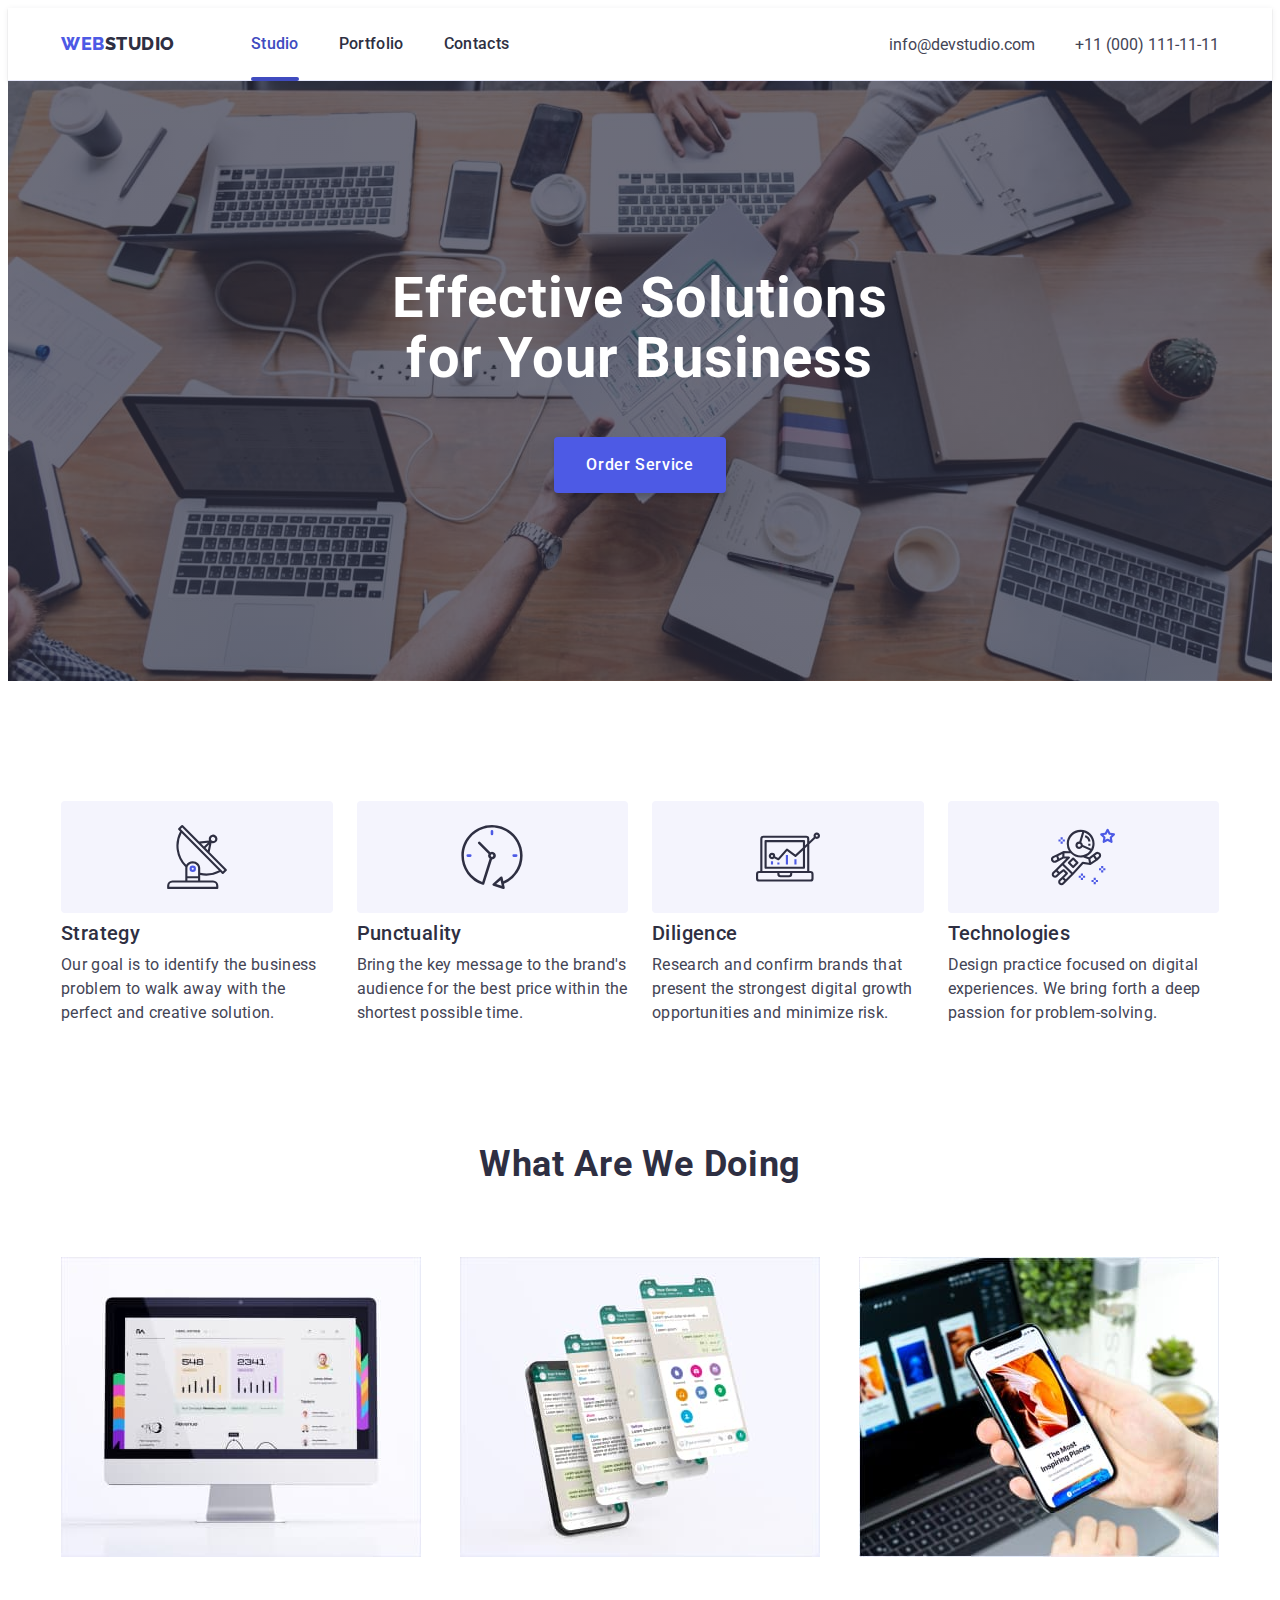
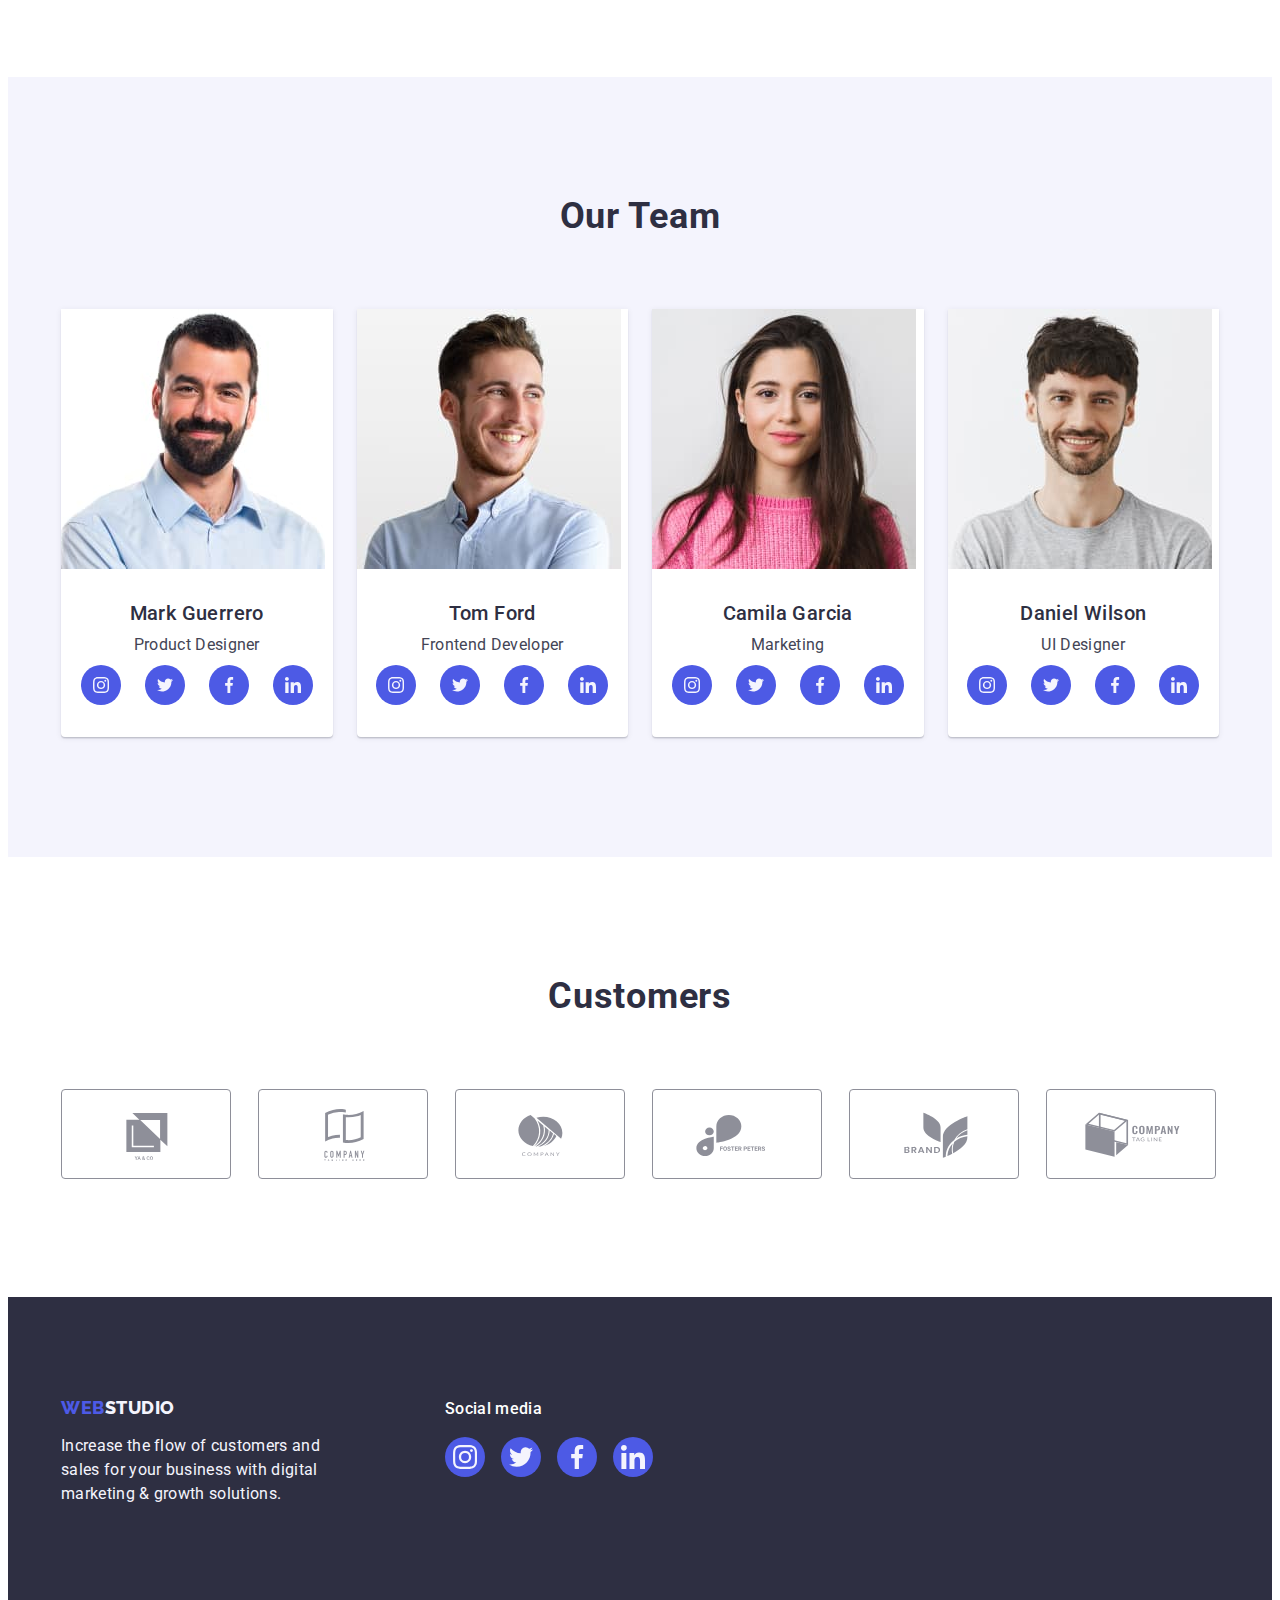
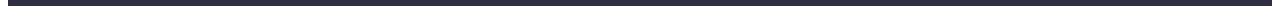
<file: index.html>
<!DOCTYPE html>
<html lang="en">

<head>
  <meta charset="UTF-8" />
  <meta http-equiv="X-UA-Compatible" content="IE=edge" />
  <meta name="viewport" content="width=device-width, initial-scale=1.0" />
  <meta name="description" content="Effective Solutions for Your Business" />
  <!-- Normalize-->
  <link rel="stylesheet" href="https://cdnjs.cloudflare.com/ajax/libs/modern-normalize/2.0.0/modern-normalize.min.css"
    integrity="sha512-4xo8blKMVCiXpTaLzQSLSw3KFOVPWhm/TRtuPVc4WG6kUgjH6J03IBuG7JZPkcWMxJ5huwaBpOpnwYElP/m6wg=="
    crossorigin="anonymous" referrerpolicy="no-referrer" />
  <!-- Fonts -->
  <link rel="preconnect" href="https://fonts.googleapis.com" />
  <link rel="preconnect" href="https://fonts.gstatic.com" crossorigin />
  <link href="https://fonts.googleapis.com/css2?family=Raleway:wght@800&family=Roboto:wght@400;500;700;900&display=swap"
    rel="stylesheet" />
  <!-- Castom-styles -->
  <link rel="stylesheet" href="./css/styles.css" />
  <title>Webstudio</title>
</head>

<body class="page">
  <!--Header-section -->
  <header class="header section">
  <div class="header-container container">  
    <nav class="header-nav">
      <a class="logo link" href="./index.html">Web<span class="logo-black-title">Studio</span></a>

      <ul class="header-list list">
        <li class="header-item">
          <a class="nav-link active link" href="./index.html">Studio</a>
        </li>
        <li class="header-item">
          <a class="nav-link link" href="./portfolio.html">Portfolio</a>
        </li>
        <li class="header-item">
          <a class="nav-link link" href="">Contacts</a>
        </li>
      </ul>
    </nav>
    <address class="header-address">
      <ul class="header-address-list list">
        <li class="header-address-item">
          <a class="header-address-link link" href="mailto:info@devstudio.com">info@devstudio.com</a>
        </li>
        <li class="header-address-item">
          <a class="header-address-link link" href="tel:+110001111111">+11 (000) 111-11-11</a>
        </li>
      </ul>
    </address>
  </div>
  </header>
  <!-- section 1 -->
  <main class="main">
    <!-- Hero-section -->
    <section class="section hero">
      <div class="container">
      <h1 class="hero-title">Effective Solutions for Your Business</h1>
      <button class="hero-btn btn"  data-modal-open type="button">Order Service</button>
      </div>
    </section>
    <!-- section 2 -->
    <section class="profit section">
      <div class="container">
      <h2 class="title visually-hidden">Advantages</h2>
      <ul class="profit-list list">
        <!-- Strategy-subsection -->
        <li class="profit-item">
          <div class="profit-list-item-icon-thumb">
            <svg class="profit-list-item-icon" width="64" height="64">
              <use href="./images/icons.svg#icon-antenna"></use>
            </svg>
          </div>
          <h3 class="profit-title">Strategy</h3>
          <p class="profit-text">
            Our goal is to identify the business
            problem to walk away with the perfect and creative solution.</p>
        </li>
        <!-- Punctuality-subsection-->
        <li class="profit-item">
          <div class="profit-list-item-icon-thumb">
            <svg class="profit-list-item-icon" width="64" height="64">
              <use href="./images/icons.svg#icon-clock"></use>
            </svg>
          </div>
          <h3 class="profit-title">Punctuality</h3>
          <p class="profit-text">
            Bring the key message to the brand's audience for the best price within the shortest possible time.
          </p>
        </li>
        <!-- Diligence-subsection -->
        <li class="profit-item">
          <div class="profit-list-item-icon-thumb">
            <svg class="profit-list-item-icon" width="64" height="64">
              <use href="./images/icons.svg#icon-diagram"></use>
            </svg>
          </div>
          <h3 class="profit-title">Diligence</h3>
          <p class="profit-text">
            Research and confirm brands that present the strongest digital growth opportunities and minimize risk.
          </p>
        </li>
        <!-- Technologies-subsection -->
        <li class="profit-item">
          <div class="profit-list-item-icon-thumb">
            <svg class="profit-list-item-icon" width="64" height="64">
              <use href="./images/icons.svg#icon-astronaut"></use>
            </svg>
          </div>
          <h3 class="profit-title">Technologies</h3>
          <p class="profit-text">
            Design practice focused on digital experiences. We bring forth a deep passion for problem-solving.
          </p>
        </li>
      </ul>
      </div>
    </section>
    <!--Projects-section-->
    <section class="section projects">
      <div class="container">
      <h2 class="title">What are we doing</h2>
      <ul class="projects-list list">
        <li class="projects-list">
          <img src="./images/img.jpg" alt="computer" width="360" height="300" />
        </li>
        <li class="projects-list">
          <img src="./images/img1.jpg" alt="mesenger" width="360" height="300" />
        </li>
        <li class="projects-list">
          <img src="./images/img2.jpg" alt="viewing text on the phone" width="360" height="300" />
        </li>
      </ul>
      </div>
    </section>

    <!-- Our-team-section -->
    <section class="section our-team">
      <div class="container">
      <h2 class="title">Our Team</h2>
      <ul class="our-team-list list">
        <li class="our-team-item">
          <img src="./images/img3.jpg" alt="Mark Guerrero" width="264" height="260" />
          <div class="team-card-content">
          <h3 class="profit-title">Mark Guerrero</h3>
          <p class="our-team-text">Product Designer</p>
          <ul class="social-media-list">
            <li class="social-media-item">
              <a class="social-media-item-link"
               href="https://instagram.com/"
                target="_blank" 
                rel="noopener noreferrer">
              <svg class="social-media-icon" width="16" height="16">
                <use href="./images/icons.svg#icon-instagram"></use>
              </svg>
              </a>
            </li>
          <li class="social-media-item">
            <a 
            class="social-media-item-link"
             href="https://twitter.com/" 
             target="_blank" 
             rel="noopener noreferrer">
              <svg class="social-media-icon" width="16" height="16">
                <use href="./images/icons.svg#icon-twitter"></use>
        </svg>
        </a>
        </li>
        <li class="social-media-item">
          <a 
          class="social-media-item-link"
           href="https://facebook.com/" 
           target="_blank"
            rel="noopener noreferrer">
            <svg class="social-media-icon" width="16" height="16">
              <use href="./images/icons.svg#icon-facebook"></use>
              </svg>
              </a>
              </li>
              <li class="social-media-item">
                <a 
                class="social-media-item-link" 
                href="https://linkedin.com/" 
                target="_blank" 
                rel="noopener noreferrer">
                  <svg class="social-media-icon" width="16" height="16">
                    <use href="./images/icons.svg#icon-linkedin"></use>
                  </svg>
               </a>
            </li>
           </ul>
         </div>
        </li>
        <li class="our-team-item">
          <img src="./images/img4.jpg" alt="Tom Ford" width="264" height="260" />
          <div class="team-card-content">
          <h3 class="profit-title">Tom Ford</h3>
          <p class="our-team-text">Frontend Developer</p>
          <ul class="social-media-list">
            <li class="social-media-item">
              <a 
              class="social-media-item-link" 
              href="https://instagram.com/" 
              target="_blank" 
              rel="noopener noreferrer">
                <svg class="social-media-icon" width="16" height="16">
                  <use href="./images/icons.svg#icon-instagram"></use>
                </svg>
                </a>
                </li>
                <li class="social-media-item">
                  <a 
                  class="social-media-item-link"
                  href="https://twitter.com/" 
                  target="_blank" 
                  rel="noopener noreferrer">
                    <svg class="social-media-icon" width="16" height="16">
                      <use href="./images/icons.svg#icon-twitter"></use>
                    </svg>
                    </a>
                    </li>
                    <li class="social-media-item">
                      <a 
                      class="social-media-item-link" 
                      href="https://facebook.com/" 
                      target="_blank" 
                      rel="noopener noreferrer">
                        <svg class="social-media-icon" width="16" height="16">
                          <use href="./images/icons.svg#icon-facebook"></use>
                        </svg>
                        </a>
                        </li>
                        <li class="social-media-item">
                          <a 
                          class="social-media-item-link" 
                          href="https://linkedin.com/" 
                          target="_blank" 
                          rel="noopener noreferrer">
                            <svg class="social-media-icon" width="16" height="16">
                              <use href="./images/icons.svg#icon-linkedin"></use>
                    </svg>
                  </a>
                </li>
              </ul>
          </div>
        </li>

        <li class="our-team-item">
          <img src="./images/img5.jpg" alt="Camila Garcia" width="264" height="260" />
          <div class="team-card-content">
          <h3 class="profit-title">Camila Garcia</h3>
          <p class="our-team-text">Marketing</p>
          <ul class="social-media-list">
            <li class="social-media-item">
              <a 
              class="social-media-item-link" 
              href="https://instagram.com/" 
              target="_blank" 
              rel="noopener noreferrer">
                <svg class="social-media-icon" width="16" height="16">
                  <use href="./images/icons.svg#icon-instagram"></use>
                </svg>
                </a>
                </li>
                <li class="social-media-item">
                  <a class="social-media-item-link" 
                  href="https://twitter.com/" 
                  target="_blank" 
                  rel="noopener noreferrer">
                    <svg class="social-media-icon" width="16" height="16">
                      <use href="./images/icons.svg#icon-twitter"></use>
                  </svg>
                  </a>
                  </li>
                  <li class="social-media-item">
                    <a 
                    class="social-media-item-link" 
                    href="https://facebook.com/" 
                    target="_blank" 
                    rel="noopener noreferrer">
                      <svg class="social-media-icon" width="16" height="16">
                        <use href="./images/icons.svg#icon-facebook"></use>
                    </svg>
                    </a>
                    </li>
                    <li class="social-media-item">
                      <a 
                      class="social-media-item-link" 
                      href="https://linkedin.com/" 
                      target="_blank" 
                      rel="noopener noreferrer">
                        <svg class="social-media-icon" width="16" height="16">
                          <use href="./images/icons.svg#icon-linkedin"></use>
                      </svg>
                    </a>
                 </li>
              </ul>
          </div>
        </li>

        <li class="our-team-item">
          <img src="./images/img6.jpg" alt="Daniel Wilson" width="264" height="260" />
          <div class="team-card-content">
          <h3 class="profit-title">Daniel Wilson</h3>
          <p class="our-team-text">UI Designer</p>
          <ul class="social-media-list">
            <li class="social-media-item">
              <a 
              class="social-media-item-link" 
              href="https://instagram.com/" 
              target="_blank" 
              rel="noopener noreferrer">
                <svg class="social-media-icon" width="16" height="16">
                  <use href="./images/icons.svg#icon-instagram"></use>
                  </svg>
                  </a>
                  </li>
                  <li class="social-media-item">
                    <a class="social-media-item-link" href="https://twitter.com/" target="_blank" rel="noopener noreferrer">
                      <svg class="social-media-icon" width="16" height="16">
                        <use href="./images/icons.svg#icon-twitter"></use>
                      </svg>
                    </a>
                  </li>
                  <li class="social-media-item">
                    <a class="social-media-item-link" href="https://facebook.com/" target="_blank" rel="noopener noreferrer">
                      <svg class="social-media-icon" width="16" height="16">
                        <use href="./images/icons.svg#icon-facebook"></use>
                      </svg>
                    </a>
                  </li>
                  <li class="social-media-item">
                    <a class="social-media-item-link" href="https://linkedin.com/" target="_blank" rel="noopener noreferrer">
                      <svg class="social-media-icon" width="16" height="16">
                        <use href="./images/icons.svg#icon-linkedin"></use>
                      </svg>
                    </a>
                 </li>
              </ul>
          </div>
        </li>
      </ul>
      </div>
    </section>

    <!-- Customers -->
    <section class="customer section">
        <div class="container">
          <h2 class="customer-title">Customers</h2>
          <ul class="customer-list">
            <li class="customers-list-item">
              <a class="customer-list-item-link" href="#" aria-label="Ya&Co" target="_blank" rel="noopener noreferrer">
                <svg class="customer-list-item-link-icon" width="104" height="56">
                  <use href="./images/icons.svg#icon-logo-1"></use>
                  </svg>
                  </a>
                  </li>
                  <li class="customers-list-item">
                    <a class="customer-list-item-link" href="#" aria-label="Company Tagline Here" target="_blank"
                      rel="noopener noreferrer">
                      <svg class="customer-list-item-link-icon" width="104" height="56">
                        <use href="./images/icons.svg#icon-logo-2"></use>
                      </svg>
                      </a>
                      </li>
                      <li class="customers-list-item">
                        <a class="customer-list-item-link" href="#" aria-label="Company" target="_blank" rel="noopener noreferrer">
                          <svg class="customer-list-item-link-icon" width="104" height="56">
                            <use href="./images/icons.svg#icon-logo-3"></use>
                          </svg>
                          </a>
                          </li>
                          <li class="customers-list-item">
                            <a class="customer-list-item-link" href="#" aria-label="Foster Peters" target="_blank" rel="noopener noreferrer">
                              <svg class="customer-list-item-link-icon" width="104" height="56">
                                <use href="./images/icons.svg#icon-logo-4"></use>
                              </svg>
                              </a>
                              </li>
                              <li class="customers-list-item">
                                <a class="customer-list-item-link" href="#" aria-label="Brend" target="_blank" rel="noopener noreferrer">
                                  <svg class="customer-list-item-link-icon" width="104" height="56">
                                    <use href="./images/icons.svg#icon-logo-5"></use>
                                    </svg>
                                    </a>
                                    </li>
                                    <li class="customers-list-item"><a class="customer-list-item-link" href="#" aria-label="Company Tagline" target="_blank"
                                        rel="noopener noreferrer">
                                        <svg class="customer-list-item-link-icon" width="104" height="56">
                                          <use href="./images/icons.svg#icon-logo-6"></use>
                              </svg>
                              </a>
                              </li>
                              </ul>
                              </div>
                              </section>
  </main>
  <!--footer content -->
  <footer class="footer section">
    <div class="footer-container container">
    <div class="footer-logo-text-container">
    <a class="logo link" href="/index.html">Web<span class="logo-light">Studio</span></a>
    <p class="footer-text">Increase the flow of customers and sales for your business with digital marketing & growth
      solutions.
    </p>
    </div>

    <div class="footer-social-media-container">
    <p class="footer-social-media-container-title">Social media</p>
    <ul class="footer-social-media-list">
      <li class="footer-social-media-list-item">
        <a 
        class="footer-social-media-list-item-link" 
        href="https://instagram.com/"
        target="_blank"
                rel="noopener noreferrer"
              >
                <svg class="footer-social-media-list-item-link-icon" width="24" height="24">
                  <use href="./images/icons.svg#icon-instagram"></use>
                </svg>
                </a>
                </li>
                <li class="footer-social-media-list-item">
                  <a 
                  class="footer-social-media-list-item-link" 
                  href="https://twitter.com/" 
                  target="_blank" 
                  rel="noopener noreferrer">
                    <svg class="footer-social-media-list-item-link-icon" width="24" height="24">
                      <use href="./images/icons.svg#icon-twitter"></use>
                </svg>
                </a>
                </li>
                <li class="footer-social-media-list-item">
                  <a 
                  class="footer-social-media-list-item-link" 
                  href="https://facebook.com/" 
                  target="_blank" 
                  rel="noopener noreferrer">
                    <svg class="footer-social-media-list-item-link-icon" width="24" height="24">
                      <use href="./images/icons.svg#icon-facebook"></use>
                  </svg>
                  </a>
                  </li>
                  <li class="footer-social-media-list-item">
                    <a 
                    class="footer-social-media-list-item-link" 
                    href="https://linkedin.com/" 
                    target="_blank" 
                    rel="noopener noreferrer">
                      <svg class="footer-social-media-list-item-link-icon" width="24" height="24">
                        <use href="./images/icons.svg#icon-linkedin"></use>
                  </svg>
                  </a>
                  </li>
                  </ul>
             </div>
       </div>
  </footer>
  <!-- Modal window "Order service" -->
  <div class="backdrop is-hidden" data-modal>
    <div class="modal">
      <button class="modal-close-btn" data-modal-close type="button">
        <svg class="close-modal-icon" width="8" height="8">
          <use href="./images/icons.svg#icon-close"></use>
        </svg>
      </button>
    </div>
  </div>
  <!-- Modal window script -->
  <script src="./js/modal.js"></script>
</body>
</html>
</file>
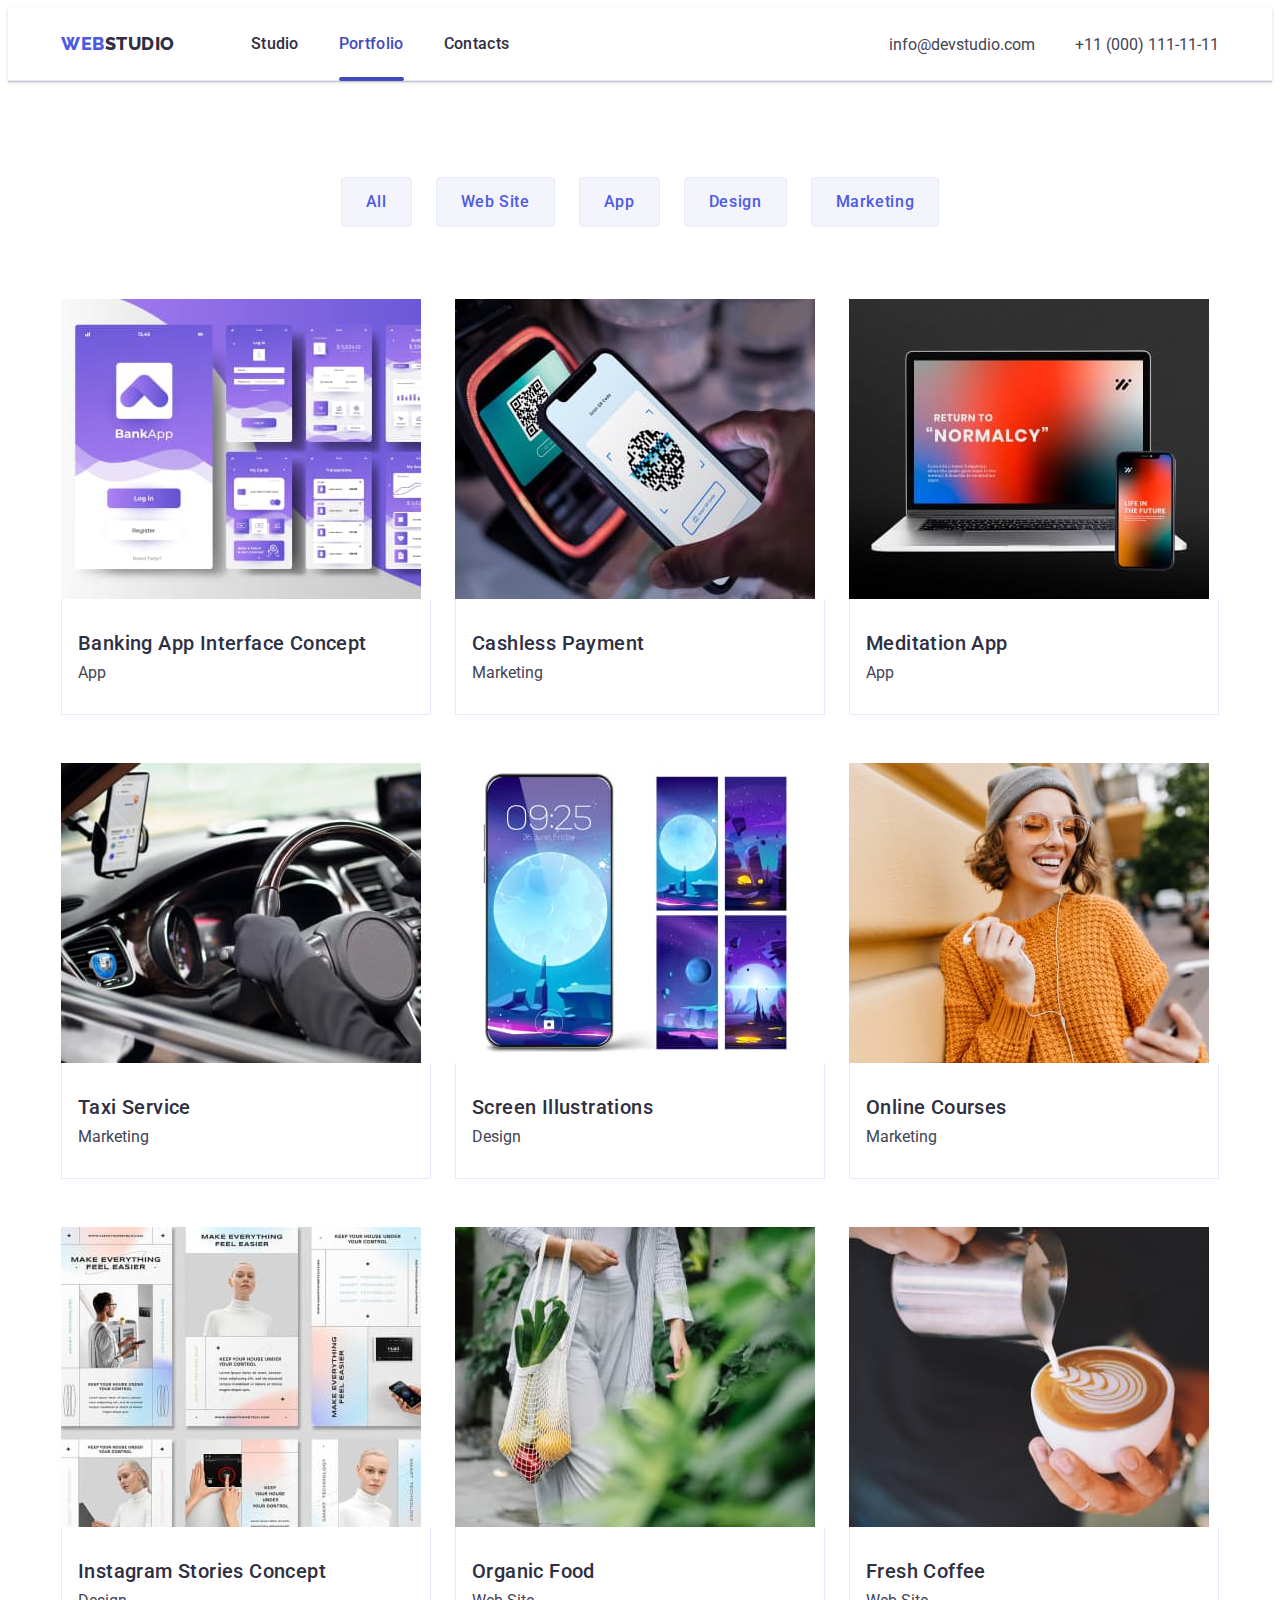
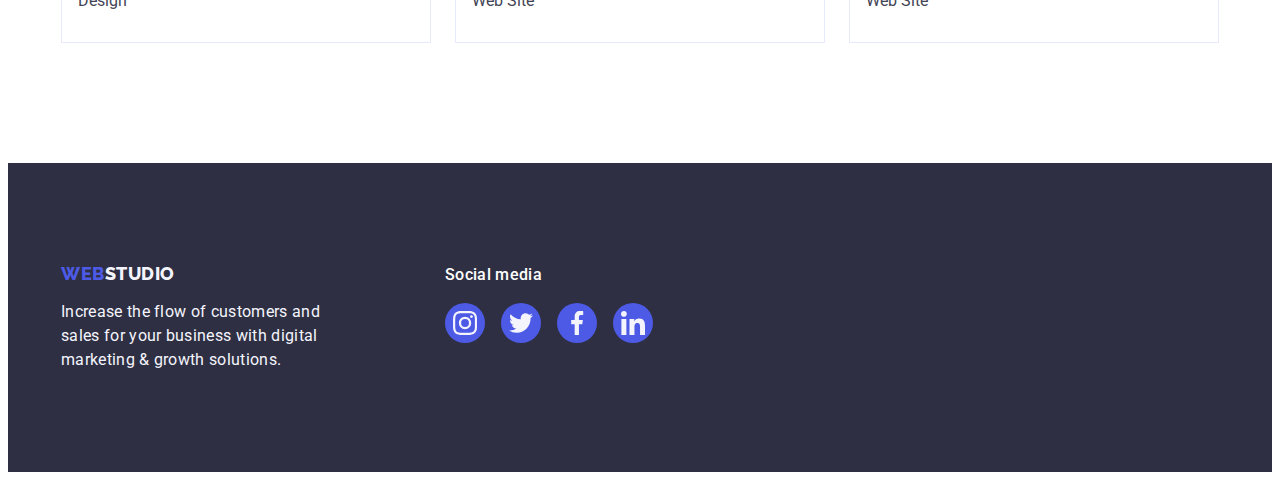
<file: portfolio.html>
<!DOCTYPE html>
<html lang="en">

<head>
    <meta charset="UTF-8" />
    <meta http-equiv="X-UA-Compatible" content="IE=edge" />
    <meta name="viewport" content="width=device-width, initial-scale=1.0" />
    <!-- Normalize-->
    <link rel="stylesheet" href="https://cdnjs.cloudflare.com/ajax/libs/modern-normalize/2.0.0/modern-normalize.min.css"
        integrity="sha512-4xo8blKMVCiXpTaLzQSLSw3KFOVPWhm/TRtuPVc4WG6kUgjH6J03IBuG7JZPkcWMxJ5huwaBpOpnwYElP/m6wg=="
        crossorigin="anonymous" referrerpolicy="no-referrer" />
    <!--Fonts-->
    <link rel="preconnect" href="https://fonts.googleapis.com">
    <link rel="preconnect" href="https://fonts.gstatic.com" crossorigin>
    <link
        href="https://fonts.googleapis.com/css2?family=Raleway:wght@800&family=Roboto:wght@400;500;700;900&display=swap"
        rel="stylesheet" />
    <!-- Castom-styles -->
    <link rel="stylesheet" href="./css/styles.css" />
    <title>Portfolio</title>
</head>

<body class="page">
    <!-- Header section -->
    <header class="header">
        <div class="header-container container">
        <nav class="nav">
            <a class="logo link" href="/index.html">Web<span class="logo-black-title">Studio</span></a>

            <ul class="header-list list">
                <li class="header-item">
                    <a class="nav-link link" href="./index.html">Studio</a>
                </li>
                <li class="header-item">
                    <a class="nav-link active link" href="./portfolio.html">Portfolio</a>
                </li>
                <li class="header-item">
                    <a class="nav-link link" href="">Contacts</a>
                </li>
            </ul>
        </nav>
        <address class="header-address">
            <ul class="header-address-list list">
                <li class="header-address-item">
                    <a class="header-address-link link" href="mailto:info@devstudio.com">info@devstudio.com</a>
                </li>
                <li class="header-address-item">
                    <a class="header-address-link link" href="tel:+110001111111">+11 (000) 111-11-11</a>
                </li>
            </ul>
        </address>
        </div>
    </header>
    <!-- Main block -->
    <main class="main">
        <section class="section portfolio">
            <div class="container">
            <h1 class="visually-hidden">Portfolio Page</h1>
            <!-- Navigation-list -->
            <ul class="portfolio-nav list">
                <li class="portfolio-nav-item">
                    <button class="portfolio-nav-button" type="button">All</button>
                </li>
                <li class="portfolio-nav-item">
                    <button class="portfolio-nav-button" type="button">Web Site</button>
                </li>
                <li class="portfolio-nav-item">
                    <button class="portfolio-nav-button" type="button">App</button>
                </li>
                <li class="portfolio-nav-item">
                    <button class="portfolio-nav-button" type="button">Design</button>
                </li>
                <li class="portfolio-nav-item">
                    <button class="portfolio-nav-button" type="button">Marketing</button>
                </li>
            </ul>

            <!-- Portfolio-list -->
            <ul class="portfolio-list list">
                <li class="portfolio-item">
                    <a class="portfolio-link link" href="">
                        <div class="portfolio-img-wrapper">
                        <img class="section-img" src="./images/img7.jpg" alt="Banking app" width="360" height="300" />
                    <p class="portfolio-overlay">
                        14 Stylish and User-Friendly App Design Concepts · Task Manager App · Calorie Tracker App · Exotic
                        Fruit Ecommerce App · Cloud Storage App</p>
                    </div>
                        <div class="portfolio-page-card-content">
                        <h2 class="profit-title">Banking App Interface Concept</h2>
                        <p class="portfolio-text">App</p>
                        </div>
                    </a>
                </li>
                <li class="portfolio-item">
                    <a class="portfolio-link link" href="">
                    <div class="portfolio-img-wrapper">
                        <img src="./images/img8.jpg" alt="Scan the code" width="360" height="300" class="section-img" />
                    <p class="portfolio-overlay">
                        14 Stylish and User-Friendly App Design Concepts · Task Manager App · Calorie Tracker App · Exotic
                        Fruit Ecommerce App · Cloud Storage App</p>
                    </div>
                        <div class="portfolio-page-card-content">
                        <h2 class="profit-title">Cashless Payment</h2>
                        <p class="portfolio-text">Marketing</p>
                        </div>
                    </a>
                </li>
                <li class="portfolio-item">
                    <a class="portfolio-link link" href="">
                    <div class="portfolio-img-wrapper">
                        <img src="./images/img9.jpg" alt="machinery" width="360" height="300" class="section-img" />
                <p class="portfolio-overlay">
                    14 Stylish and User-Friendly App Design Concepts · Task Manager App · Calorie Tracker App · Exotic
                    Fruit Ecommerce App · Cloud Storage App</p>
                </div>
                        <div class="portfolio-page-card-content">
                        <h2 class="profit-title">Meditation App</h2>
                        <p class="portfolio-text">App</p>
                        </div>
                    </a>
                </li>
                <li class="portfolio-item">
                    <a class="portfolio-link link" href="">
                    <div class="portfolio-img-wrapper">
                        <img src="./images/img10.jpg" alt="Car ride" width="360" height="300" class="section-img" />
                    <p class="portfolio-overlay">
                        14 Stylish and User-Friendly App Design Concepts · Task Manager App · Calorie Tracker App · Exotic
                        Fruit Ecommerce App · Cloud Storage App</p>
                    </div>
                        <div class="portfolio-page-card-content">
                        <h2 class="profit-title">Taxi Service</h2>
                        <p class="portfolio-text">Marketing</p>
                        </div>
                    </a>
                </li>
                <li class="portfolio-item">
                    <a class="portfolio-link link" href="">
                    <div class="portfolio-img-wrapper">
                        <img src="./images/img11.jpg" alt="wallpaper" width="360" height="300" class="section-img" />
                    <p class="portfolio-overlay">
                        14 Stylish and User-Friendly App Design Concepts · Task Manager App · Calorie Tracker App · Exotic
                        Fruit Ecommerce App · Cloud Storage App</p>
                    </div>
                        <div class="portfolio-page-card-content">
                        <h2 class="profit-title">Screen Illustrations</h2>
                        <p class="portfolio-text">Design</p>
                        </div>
                    </a>
                </li>
                <li class="portfolio-item">
                    <a class="portfolio-link link" href="">
                    <div class="portfolio-img-wrapper">
                        <img src="./images/img12.jpg" alt="listening to music" width="360" height="300"
                            class="section-img" />
                        <p class="portfolio-overlay">
                            14 Stylish and User-Friendly App Design Concepts · Task Manager App · Calorie Tracker App · Exotic
                            Fruit Ecommerce App · Cloud Storage App</p>
                        </div>
                            <div class="portfolio-page-card-content">
                        <h2 class="profit-title">Online Courses</h2>
                        <p class="portfolio-text">Marketing</p>
                            </div>
                    </a>
                </li>
                <li class="portfolio-item">
                    <a class="portfolio-link link" href="">
                    <div class="portfolio-img-wrapper">
                        <img src="./images/img13.jpg" alt="advertising" width="360" height="300" class="section-img" />
                    <p class="portfolio-overlay">
                        14 Stylish and User-Friendly App Design Concepts · Task Manager App · Calorie Tracker App · Exotic
                        Fruit Ecommerce App · Cloud Storage App</p>
                    </div>
                        <div class="portfolio-page-card-content">
                        <h2 class="profit-title">Instagram Stories Concept</h2>
                        <p class="portfolio-text">Design</p>
                        </div>
                    </a>
                </li>
                <li class="portfolio-item">
                    <a class="portfolio-link link" href="">
                    <div class="portfolio-img-wrapper">
                        <img src="./images/img14.jpg" alt="food" width="360" height="300" class="section-img" />
                    <p class="portfolio-overlay">
                        14 Stylish and User-Friendly App Design Concepts · Task Manager App · Calorie Tracker App · Exotic
                        Fruit Ecommerce App · Cloud Storage App</p>
                    </div>
                        <div class="portfolio-page-card-content">
                        <h2 class="profit-title">Organic Food</h2>
                        <p class="portfolio-text">Web Site</p>
                        </div>
                    </a>
                </li>
                <li class="portfolio-item">
                    <a class="portfolio-link link" href="">
                    <div class="portfolio-img-wrapper">
                        <img src="./images/img15.jpg" alt="coffe" width="360" height="300" class="section-img" />
                    <p class="portfolio-overlay">
                        14 Stylish and User-Friendly App Design Concepts · Task Manager App · Calorie Tracker App · Exotic
                        Fruit Ecommerce App · Cloud Storage App</p>
                    </div>
                        <div class="portfolio-page-card-content">
                        <h2 class="profit-title">Fresh Coffee</h2>
                        <p class="portfolio-text">Web Site</p>
                        </div>
                    </a>
                </li>
            </ul>
            </div>
        </section>
    </main>
    <!--footer content -->
    <footer class="footer section">
        <div class="footer-container container">
        <div class="footer-logo-text-container">
        <a class="logo link" href="./index.html">Web<span class="logo-light">Studio</span></a>
        <p class="footer-text">Increase the flow of customers and sales for your business with digital marketing &
            growth solutions.
        </p>
        </div>
        <div class="footer-social-media-container">
            <p class="footer-social-media-container-title">Social media</p>
            <ul class="footer-social-media-list">
                <li class="footer-social-media-list-item">
                    <a class="footer-social-media-list-item-link" href="https://instagram.com/" target="_blank"
                        rel="noopener noreferrer">
                        <svg class="footer-social-media-list-item-link-icon" width="24" height="24">
                            <use href="./images/icons.svg#icon-instagram"></use>
                </svg>
                </a>
                </li>
                <li class="footer-social-media-list-item">
                    <a class="footer-social-media-list-item-link" href="https://twitter.com/" target="_blank" rel="noopener noreferrer">
                        <svg class="footer-social-media-list-item-link-icon" width="24" height="24">
                            <use href="./images/icons.svg#icon-twitter"></use>
                </svg>
                </a>
                </li>
                <li class="footer-social-media-list-item">
                    <a class="footer-social-media-list-item-link" href="https://facebook.com/" target="_blank"
                        rel="noopener noreferrer">
                        <svg class="footer-social-media-list-item-link-icon" width="24" height="24">
                            <use href="./images/icons.svg#icon-facebook"></use>
                </svg>
                </a>
                </li>
                <li class="footer-social-media-list-item">
                    <a class="footer-social-media-list-item-link" href="https://linkedin.com/" target="_blank"
                        rel="noopener noreferrer">
                        <svg class="footer-social-media-list-item-link-icon" width="24" height="24">
                            <use href="./images/icons.svg#icon-linkedin"></use>
                </svg>
                </a>
                </li>
                </ul>
                </div>
                </div>
    </footer>
</body>

</html>
</file>
<file: css/styles.css>
:root {
  /* Colors */
  --main-color-web: #4D5AE5;
  --main-title-color: #2E2F42;
  --main-cloud: #F4F4FD;
  --main-bg-white: #FFFFFF;
  --main-text-color: #434455;
  --main-dark-color: #2E2F42;
  --main-link-color: #404bbf;
  --main-accent-color: #e7e9fc;
  --main-light-slate-cl: #8e8f99;
  --main-green-bg-cl: #31d0aa;
  --main-bg-color: rgba(46, 47, 66, 0.4);
  --main-modal-form-bg-cl: #fcfcfc;


  --main-gradient: linear-gradient(rgba(46, 47, 66, 0.70),  rgba(46, 47, 66, 0.70));
  --main-btn-shadow: 0px 4px 4px 0px rgba(0, 0, 0, 0.15); 
  --main-shadow: 0px 1px 6px 0px rgba(46, 47, 66, 0.08), 0px 1px 1px 0px rgba(46, 47, 66, 0.16),
      0px 2px 1px 0px rgba(46, 47, 66, 0.08);
  --main-our-card-shadow: 0px 2px 1px 0px rgba(46, 47, 66, 0.08), 0px 1px 1px 0px rgba(46, 47, 66, 0.16),
      0px 1px 6px 0px rgba(46, 47, 66, 0.08);
  --main-portfolio-list-item-link-hover-shadow: 0px 1px 6px rgba(46, 47, 66, 0.08), 0px 1px 1px rgba(46, 47, 66, 0.16),
      0px 2px 1px rgba(46, 47, 66, 0.08);
  --main-portfolio-card-hover-shadow: 0px 2px 1px 0px rgba(46, 47, 66, 0.08), 0px 1px 1px 0px rgba(46, 47, 66, 0.16),
      0px 1px 6px 0px rgba(46, 47, 66, 0.08);
  --main-portfolio-nav-button-hover-focus-shadow: 0px 2px 2px 0px rgba(0, 0, 0, 0.12), 0px 2px 1px 0px rgba(0, 0, 0, 0.08),
      0px 3px 1px 0px rgba(0, 0, 0, 0.1);
  --main-modal-shadow: 0px 2px 1px 0px rgba(0, 0, 0, 0.2), 0px 1px 3px 0px rgba(0, 0, 0, 0.12),
      0px 1px 1px 0px rgba(0, 0, 0, 0.14);
  --main-transition-duration-and-timing-function: 250ms cubic-bezier(0.4, 0, 0.2, 1);

/* Flexbox grid - number */
--items: 3;
/*  Flexbox grid - gap */
--indent: 24px;
}

/**
          |============================
          |  Styles
          |============================
        */
body {
  font-family: "Roboto", sans-serif;
  color: var(--main-text-color);
  background-color: var(--main-bg-white);
}
.container {
  width: 1158px;
  margin: 0 auto;
  padding-right: 15px;
  padding-left: 15px;
}
/* Reset */
h1,
h2,
h3,
h4,
h5,
h6,
p {
  margin: 0;
}
.link,
a {
  text-decoration: none;
  color: currentColor;
}

.list,
ul,
ol {
  list-style: none;
  margin: 0;
  padding-left: 0;
}

.btn,
button {
  font-family: inherit;
  cursor: pointer;
}
img {
  display: block;
  max-width: 100%;
  height: auto;
}

/**
          |============================
          | Base styles
          |============================
        */
.title {
  margin-bottom: 72px;
  font-weight: 700;
  font-size: 36px;
  line-height: 1.11;
  letter-spacing: 0.02em;
  text-align: center;
  text-transform: capitalize;
  color: var(--main-title-color);
}

.profit-title {
  font-weight: 500;
  font-size: 20px;
  line-height: 1.2;
  letter-spacing: 0.02em;
  color: var(--main-title-color);
}
/* Logo */
.logo,
.logo-accent {
  font-weight: 800;
  font-size: 18px;
  font-family: Raleway;
  line-height: 1.17;
  letter-spacing: 0.03em;
  text-transform: uppercase;
}

.logo {
  color: var(--main-color-web);
  }
/**
                  |============================
                  | Header-section
                  |============================
                */
.header {
border-bottom: 1px solid var(--main-accent-color);
box-shadow: var(--main-shadow);
}
.header-container {
  display: flex;
  justify-content: space-between;
  align-items: center;
}
.header-nav {
  display: flex;
  align-items: center;
}
.header .logo {
  margin-right: 76px;
}
.header .link {
  padding: 24px 0;
}
.header .logo-black-title {
  color: var(--main-title-color);
}


.header-list {
display: flex;
gap: var(--indent);
align-items: center;
--indent: 40px;
}


.header-item {
flex-basis: calc((100% - var(--indent) * (var(--items) - 1)) / var(--items));
}


.nav-link {
  line-height: 24px;
  display: block;
  letter-spacing: 0.02em;
  font-weight: 500;
  position: relative;
  color: var(--main-title-color);
  transition: color var(--main-transition-duration-and-timing-function);
  }


.nav-link:hover,
.nav-link:focus {
  color: var(--main-link-color);
}

.nav-link.active {
  color: var(--main-link-color);
}
.nav-link.active::after {
  content: '';
  position: absolute;
  bottom: -1px;
  left: 0;
  display: block;
  width: 100%;
  height: 4px;
  border-radius: 2px;
  background-color: var(--main-link-color);
  }
.header-address {
  font-style: normal;
}
.header-address-link:hover,
.header-address-link:focus {
  color: var(--main-link-color);
}
.header-address-list {
  display: flex;
  gap: var(--indent);
  --items: 2;
  --indent: 40px;
}


.header-address-item {
flex-basis: calc((100% - (var(--indent)) * (var(--items) - 1)) / var(--items));
}

.header-address-link:active {
  color: var(--main-color-web);
}

.header-address-link {
  color: var(--main-text-color);
  transition: color var(--main-transition-duration-and-timing-function);
}

/**
                  |============================
                  | Main styles webstudio page
                  |============================
                */
.main {}

.section {}

/* Hero-section */
.hero {
  max-width: 1440px;
  margin: 0 auto;
  background-color: var(--main-dark-color);
  padding: 188px 0;
  background-image: linear-gradient(to bottom, rgba(46, 47, 66, 0.70),rgba(46, 47, 66, 0.70)), url(../images/hero.jpg);
  background-position: center;
  background-size: cover;
  background-repeat: no-repeat;
  text-align: center;
}

.hero-title {
  max-width: 496px;
  margin: 0 auto;
  margin-bottom: 48px;
  font-weight: 700;
  font-size: 56px;
  line-height: 1.07;
  letter-spacing: 0.02em;
  color: var(--main-bg-white);
}

.hero-btn {
  display: block;
  box-shadow: var(--main-btn-shadow);
  min-width: 169px;
  margin: 0 auto;
  padding: 16px 32px;
  border: none;
  border-radius: 4px;
  font-weight: 500;
  font-size: 16px;
  line-height: 1.5;
  letter-spacing: 0.04em;
  background-color: var(--main-color-web);
  color: var(--main-bg-white);
  transition: background-color var(--main-transition-duration-and-timing-function);
}

.hero-btn:hover,
.hero-btn:focus {
  background-color: var(--main-link-color);
}

/* section 2 */
.visually-hidden {
  position: absolute;
  overflow: hidden;
  clip: rect(0 0 0 0);
  width: 1px;
  height: 1px;
  margin: -1px;
  padding: 0;
  border: 0;
  white-space: nowrap;
  clip-path: inset(100%);
}
.profit {
padding-top: 120px;
padding-bottom: 120px;
}

.profit-list {
display: flex;
gap: var(--indent);
justify-content: space-between;
}
.profit-item {
  flex-basis: calc((100% - var(--indent) * (var(--items) - 1)) / var(--items));
}
.profit-title {
margin-bottom: 8px;
color: var(--main-dark-color);
font-weight: 500;
font-size: 20px;
line-height: 1.2;
}
.profit-list-item-icon-thumb {
    display: flex;
    align-items: center;
    justify-content: center;
    margin-bottom: 8px;
    flex-shrink: 0;
    height: 112px;
    border-radius: 4px;
    background-color: var(--main-cloud);
    }
    .profit-list-item-icon {
      flex-shrink: 0;
    }
.profit-text {
  font-size: 16px;
  line-height: 1.5;
  letter-spacing: 0.02em;
  color: var(--main-text-color);
}

/* Projects-section */
.projects {
padding-bottom: 120px;
}

.projects-list {
  display: flex;
  gap: var(--indent);
  justify-content: space-between;
}

/* Our-team-section */
.our-team {
  text-align: center;
  padding-top: 120px;
  padding-bottom: 120px;
  background-color: var(--main-cloud);
}

.our-team-list {
display: flex;
gap: var(--indent);
justify-content: space-between;
--items: 4;
}

.our-team-item {
  flex-basis: calc((100% - var(--indent) * (var(--items) - 1)) / var(--items));
  border-radius: 0px 0px 4px 4px;
  background-color: var(--main-bg-white);
  box-shadow: var(--main-our-card-shadow);
}
.team-card-content {
    padding: 32px 0;
    text-align: center;
  }
.our-team-text {
  margin-bottom: 8px;
  text-align: center;
  font-size: 16px;
  line-height: 1.5;
  letter-spacing: 0.02em;
  color: var(--main-text-color);
}
.social-media-item {
  
}
.social-media-list {
  display: flex;
  gap: var(--indent);
  justify-content: center;
  align-items: center;
}
.social-media-item-link {
  display: flex;
  justify-content: center;
  align-items: center;
  width: 40px;
  height: 40px;
  border-radius: 50%;
  background-color: var(--main-color-web);
  transition:background-color var(--main-transition-duration-and-timing-function);
  }
 .social-media-item-link:hover,
 .social-media-item-link:focus {
   background-color: var(--main-link-color);
  }
  
  .social-media-icon {
    flex-shrink: 0;
    fill: var(--main-cloud);
    }
     /* Customer section */
     .customer {
       padding-top: 120px;
       padding-bottom: 120px;
     }
     .customer-title {
      color: var(--main-dark-color);
      text-align: center;
      font-size: 36px;
      font-family: Roboto;
      font-weight: 700;
      letter-spacing: 0.72px;
      text-transform: capitalize;
      margin-bottom: 72px;
      line-height: 1.11;
    }
     .customer-list {
       display: flex;
       gap: var(--indent);
       justify-content: center;
       --items: 6;
     }
  
     .customers-list-item {
       flex-basis: calc((100% - var(--indent) * (var(--items) - 1)) / var(--items));
      height: 88px;
     }
  
     .customer-list-item-link {
       display: flex;
       justify-content: center;
       align-items: center;
       width: 168px;
       height: 88px;
       border: 1px solid var(--main-light-slate-cl);
       border-radius: 4px;
       color: var(--main-light-slate-cl);
       transition: color var(--main-transition-duration-and-timing-function),
        border-color var(--main-transition-duration-and-timing-function);
      }
      
      .customer-list-item-link-icon {
        fill: currentColor;
          }
          .customer-list-item-link:hover,
          .customer-list-item-link:focus {
           border-color: var(--main-link-color);
           color: var(--main-link-color);
            }
/**
                   |============================
                   | Main styles portfolio page
                   |============================
                 */
.portfolio {
padding-top: 96px;
padding-bottom: 120px;
}
.portfolio-nav {
    display: flex;
    gap: var(--indent);
    justify-content: center;
    margin-bottom: 72px;
  }
    .nav {
      display: flex;
      align-items: center;
    }
.portfolio-nav-item {

}

 .portfolio-nav-button {
  padding: 12px 24px;
  border: 1px solid var(--main-accent-color);
  border-radius: 4px;
  font-weight: 500;
  font-size: 16px;
  line-height: 1.5;
  letter-spacing: 0.04em;
  text-align: center;
  color: var(--main-color-web);
  background-color: var(--main-cloud);
  transition: color var(--main-transition-duration-and-timing-function),
    background-color var(--main-transition-duration-and-timing-function),
      border-color var(--main-transition-duration-and-timing-function),
        box-shadow var(--main-transition-duration-and-timing-function);
}

.portfolio-nav-button:hover,
.portfolio-nav-button:focus {
  border-color: transparent;
  color: var(--main-bg-white);
  background-color: var(--main-link-color);
  box-shadow: var(--main-portfolio-nav-button-hover-focus-shadow);
}

.portfolio-list {
  display: flex;
  gap: 48px 24px;
  flex-wrap: wrap;
}

.portfolio-item {
flex-basis: calc((100% - var(--indent) * (var(--items) - 1)) / var(--items));
}
.portfolio-link {
    display: block;
    transition: box-shadow var(--main-transition-duration-and-timing-function);
    }
.portfolio-link:hover,
.portfolio-link:focus {
  box-shadow: var(--main-portfolio-list-item-link-hover-shadow);
}
.portfolio-page-card-content {
    padding: 32px 16px;
    border: 1px solid var(--main-accent-color);
    border-top: none;
    transition: border var(--main-transition-duration-and-timing-function);
  }
.portfolio-link:hover .portfolio-page-card-content,
.portfolio-link:focus .portfolio-page-card-content {
  border: 1px solid var(--main-cloud);
  border-top: none;
  }
.profit-title{
    margin-bottom: 8px;
    color: var(--main-dark-color);
    font-weight: 500;
    font-size: 20px;
    line-height: 1.2;
  }
    .portfolio-text {

  font-size: 16px;
  color: var(--main-text-color);
    }
/* Portfolio overlay styles */
.portfolio-img-wrapper {
  position: relative;
  overflow: hidden;
}

.portfolio-overlay {
  position: absolute;
  top: 0;
  left: 0;
  line-height: 1.5;
  letter-spacing: 0.02em;
  width: 100%;
  height: 100%;
  padding: 40px 32px;
  background-color: var(--main-color-web);
  color: var(--main-cloud);
  transition: transform var(--main-transition-duration-and-timing-function);
  transform: translateY(100%);
  }
    .portfolio-link:hover .portfolio-overlay,
    .portfolio-link:focus .portfolio-overlay {
      transform: translateY(0);
    }
    .portfolio-overlay-text {
      color: var(--main-cloud);
      }
/**
                      |============================
                      | Footer content
                      |============================
                    */
.footer {
  padding-top: 100px;
  padding-bottom: 100px;
  background-color: var(--main-dark-color);
}
.footer-container {
  display: flex;
  align-items: baseline;
}
.footer-logo-text-container {
  margin-right: 120px;
}
.footer .logo {
  display: inline-block;
  margin-bottom: 16px;
  
}

.footer .logo-light,
.footer-text {
  color: var(--main-cloud);
}

.footer-text {
  line-height: 1.5;
  letter-spacing: 0.02em;
  max-width: 264px;
}
.footer-social-media-container {
  
}
.footer-social-media-container-title {
  line-height: 1.5;
  letter-spacing: 0.02em;
  margin-bottom: 16px;
  color: var(--main-bg-white);
  font-weight: 500;
}
.footer-social-media-list {
  display: flex;
    gap: var(--indent);
    justify-content: center;
    align-items: center;
    --indent: 16px;
}
.footer-social-media-list-item {

}

.footer-social-media-list-item-link {
  display: flex;
  justify-content: center;
  align-items: center;
  height: 40px;
  width: 40px;
  border-radius: 50%;
  background-color: var(--main-color-web);
  transition: background-color var(--main-transition-duration-and-timing-function);
  }
  
  .footer-social-media-list-item-link:hover,
  .footer-social-media-list-item-link:focus {
    background-color: var(--main-green-bg-cl);
    }
    
    .footer-social-media-list-item-link-icon {
      flex-shrink: 0;
      fill: var(--main-cloud);
      }
/* Modal styles */
.backdrop {
  position: fixed;
  top: 0;
  left: 0;
  flex-shrink: 0;
  width: 100%;
  height: 100%;
  background-color: var(--main-bg-color);
    transition: opacity var(--main-transition-duration-and-timing-function),
      visibility var(--main-transition-duration-and-timing-function);
      }
      
      .backdrop.is-hidden {
        opacity: 0;
        visibility: hidden;
        pointer-events: none;
      }
      
      .modal {
        position: absolute;
        top: 50%;
        left: 50%;
        width: 408px;
        min-height: 584px;
        border-radius: 4px;
        background-color: var(--main-modal-form-bg-cl);
        box-shadow: var(--main-modal-shadow);
        transform: translate(-50%, -50%) scale(1);
        transition: transform var(--main-transition-duration-and-timing-function);
        }
        
        .modal-close-btn {
          position: absolute;
          top: 24px;
          right: 24px;
          width: 24px;
          height: 24px;
          display: flex;
          flex-shrink: 0;
          justify-content: center;
          align-items: center;
          padding: 0;
          border: 1px solid rgba(0, 0, 0, 0.1);
          border-radius: 50%;
          background-color: var(--main-accent-color);
          transition: background-color var(--main-transition-duration-and-timing-function),
              border var(--main-transition-duration-and-timing-function);
          
          }
                    .modal-close-btn:hover,
                    .modal-close-btn:focus {
                      border: none;
                      background-color: var(--main-link-color);
                      }
                      
                      .close-modal-icon {
                        fill: var(--main-dark-color);
                        transition: fill var(--main-transition-duration-and-timing-function);
                          }
                          
                          .modal-close-btn:hover .close-modal-icon,
                          .modal-close-btn:focus .close-modal-icon {
                            fill: var(--main-bg-white);
                            }
</file>
